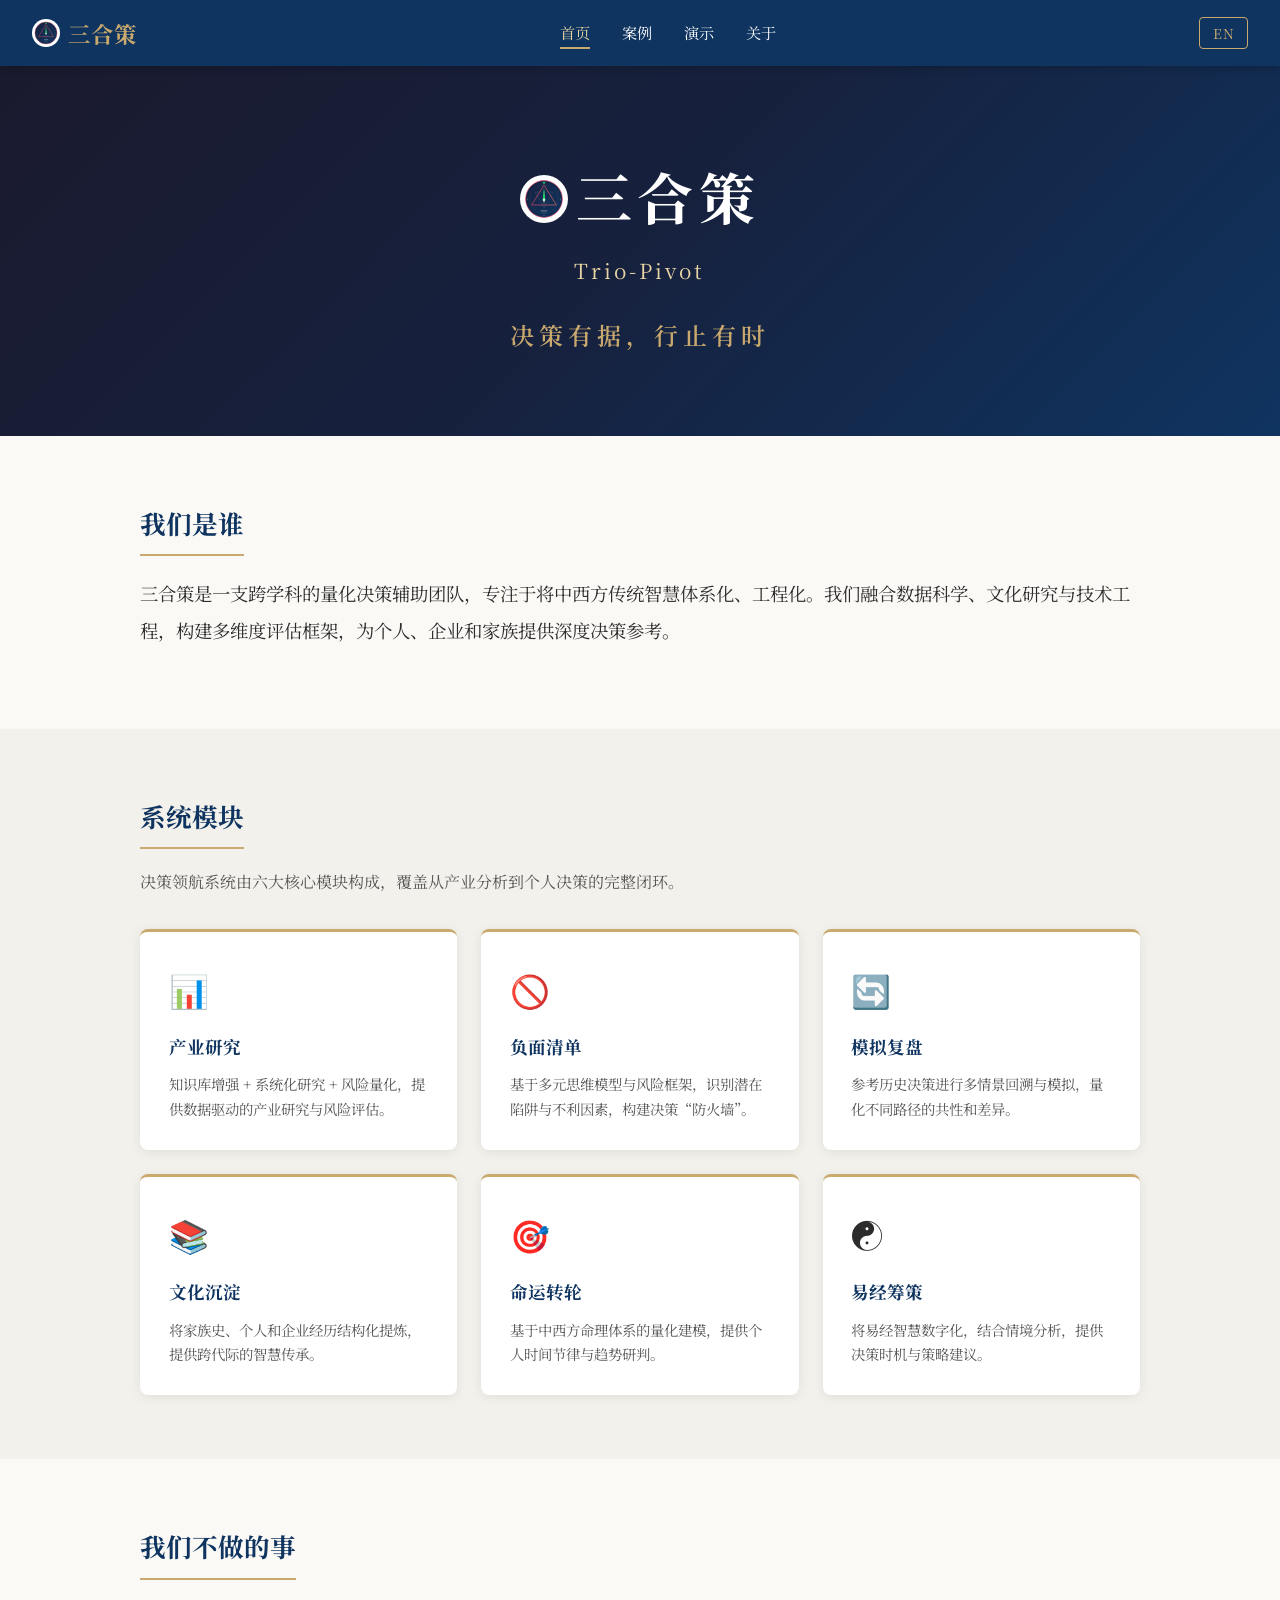
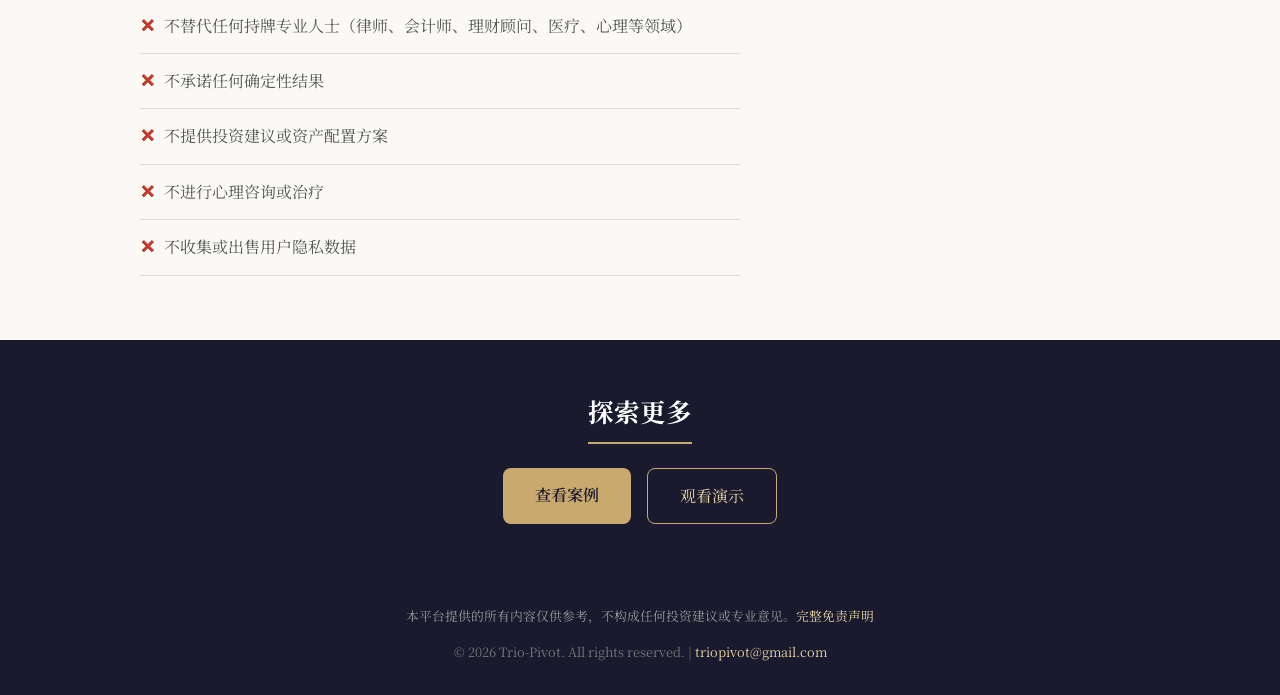
<file: index.html>
<!DOCTYPE html>
<html lang="zh-CN">
<head>
  <meta charset="UTF-8">
  <meta name="viewport" content="width=device-width, initial-scale=1.0">
  <title>三合策 Trio-Pivot — 决策有据，行止有时</title>
  <link rel="stylesheet" href="style.css">
  <link href="https://fonts.googleapis.com/css2?family=Noto+Serif+SC:wght@400;600;700&display=swap" rel="stylesheet">
</head>
<body>
  <!-- Navigation -->
  <nav class="navbar">
    <div class="nav-brand"><img src="brand-icon.svg" alt="Trio-Pivot" class="nav-brand-icon">三合策</div>
    <ul class="nav-links">
      <li><a href="index.html" class="active" data-i18n="nav.home">首页</a></li>
      <li><a href="cases.html" data-i18n="nav.cases">案例</a></li>
      <li><a href="demo.html" data-i18n="nav.demo">演示</a></li>
      <li><a href="about.html" data-i18n="nav.about">关于</a></li>
    </ul>
    <button id="lang-toggle" class="lang-toggle" onclick="toggleLang()">EN</button>
  </nav>

  <!-- Hero Section -->
  <header class="hero">
    <div class="hero-content">
      <div class="hero-title-row">
        <img src="brand-icon.svg" alt="" class="hero-brand-icon">
        <h1 class="hero-title" data-i18n="hero.title">三合策</h1>
      </div>
      <p class="hero-subtitle" data-i18n="hero.subtitle">Trio-Pivot</p>
      <p class="hero-tagline" data-i18n="hero.tagline">决策有据，行止有时</p>
    </div>
  </header>

  <!-- Who We Are -->
  <section class="section" id="who-we-are">
    <div class="container">
      <h2 data-i18n="home.who.title">我们是谁</h2>
      <p class="lead" data-i18n="home.who.lead">三合策是一支跨学科的量化决策辅助团队，专注于将中西方传统智慧体系化、工程化。我们融合数据科学、文化研究与技术工程，构建多维度评估框架，为个人、企业和家族提供深度决策参考。</p>
    </div>
  </section>

  <!-- System Modules -->
  <section class="section section-alt" id="modules">
    <div class="container">
      <h2 data-i18n="home.modules.title">系统模块</h2>
      <p class="section-intro" data-i18n="home.modules.intro">决策领航系统由六大核心模块构成，覆盖从产业分析到个人决策的完整闭环。</p>
      <div class="module-grid">
        <div class="module-card">
          <div class="module-icon">📊</div>
          <h3 data-i18n="home.mod1.title">产业研究</h3>
          <p data-i18n="home.mod1.desc">知识库增强 + 系统化研究 + 风险量化，提供数据驱动的产业研究与风险评估。</p>
        </div>
        <div class="module-card">
          <div class="module-icon">🚫</div>
          <h3 data-i18n="home.mod2.title">负面清单</h3>
          <p data-i18n="home.mod2.desc">基于多元思维模型与风险框架，识别潜在陷阱与不利因素，构建决策"防火墙"。</p>
        </div>
        <div class="module-card">
          <div class="module-icon">🔄</div>
          <h3 data-i18n="home.mod3.title">模拟复盘</h3>
          <p data-i18n="home.mod3.desc">参考历史决策进行多情景回溯与模拟，量化不同路径的共性和差异。</p>
        </div>
        <div class="module-card">
          <div class="module-icon">📚</div>
          <h3 data-i18n="home.mod4.title">文化沉淀</h3>
          <p data-i18n="home.mod4.desc">将家族史、个人和企业经历结构化提炼，提供跨代际的智慧传承。</p>
        </div>
        <div class="module-card">
          <div class="module-icon">🎯</div>
          <h3 data-i18n="home.mod5.title">命运转轮</h3>
          <p data-i18n="home.mod5.desc">基于中西方命理体系的量化建模，提供个人时间节律与趋势研判。</p>
        </div>
        <div class="module-card">
          <div class="module-icon">☯</div>
          <h3 data-i18n="home.mod6.title">易经筹策</h3>
          <p data-i18n="home.mod6.desc">将易经智慧数字化，结合情境分析，提供决策时机与策略建议。</p>
        </div>
      </div>
    </div>
  </section>

  <!-- What We Don't Do -->
  <section class="section" id="boundaries">
    <div class="container">
      <h2 data-i18n="home.boundary.title">我们不做的事</h2>
      <ul class="boundary-list">
        <li data-i18n="home.boundary.1">不替代任何持牌专业人士（律师、会计师、理财顾问、医疗、心理等领域）</li>
        <li data-i18n="home.boundary.2">不承诺任何确定性结果</li>
        <li data-i18n="home.boundary.3">不提供投资建议或资产配置方案</li>
        <li data-i18n="home.boundary.4">不进行心理咨询或治疗</li>
        <li data-i18n="home.boundary.5">不收集或出售用户隐私数据</li>
      </ul>
    </div>
  </section>

  <!-- CTA -->
  <section class="section section-cta">
    <div class="container">
      <h2 data-i18n="home.cta.title">探索更多</h2>
      <div class="cta-buttons">
        <a href="cases.html" class="btn btn-primary" data-i18n="home.cta.cases">查看案例</a>
        <a href="demo.html" class="btn btn-secondary" data-i18n="home.cta.demo">观看演示</a>
      </div>
    </div>
  </section>

  <!-- Footer -->
  <footer class="footer">
    <div class="container">
      <p class="footer-disclaimer" data-i18n="footer.disclaimer">本平台提供的所有内容仅供参考，不构成任何投资建议或专业意见。<a href="disclaimer.html">完整免责声明</a></p>
      <p class="footer-copy" data-i18n="footer.copy">&copy; 2026 Trio-Pivot. All rights reserved. | <a href="mailto:triopivot@gmail.com">triopivot@gmail.com</a></p>
    </div>
  </footer>
  <script src="i18n.js"></script>
</body>
</html>
</file>
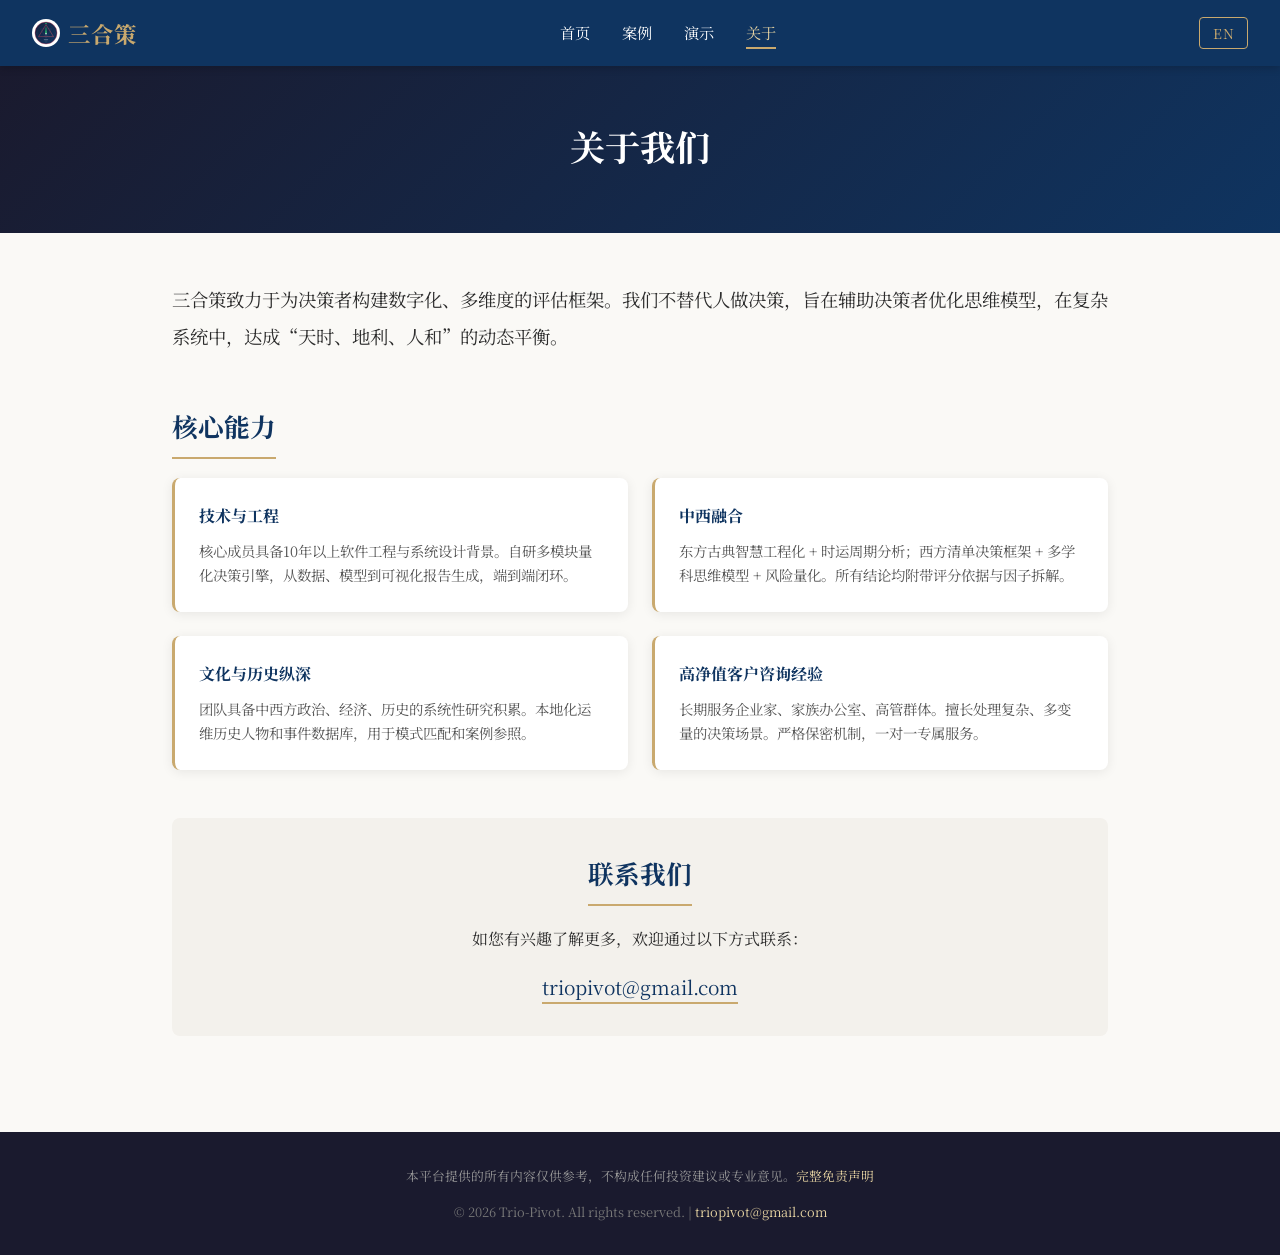
<file: about.html>
<!DOCTYPE html>
<html lang="zh-CN">
<head>
  <meta charset="UTF-8">
  <meta name="viewport" content="width=device-width, initial-scale=1.0">
  <title>关于我们 — 三合策 Trio-Pivot</title>
  <link rel="stylesheet" href="style.css">
  <link href="https://fonts.googleapis.com/css2?family=Noto+Serif+SC:wght@400;600;700&display=swap" rel="stylesheet">
</head>
<body>
  <!-- Navigation -->
  <nav class="navbar">
    <div class="nav-brand"><img src="brand-icon.svg" alt="Trio-Pivot" class="nav-brand-icon">三合策</div>
    <ul class="nav-links">
      <li><a href="index.html" data-i18n="nav.home">首页</a></li>
      <li><a href="cases.html" data-i18n="nav.cases">案例</a></li>
      <li><a href="demo.html" data-i18n="nav.demo">演示</a></li>
      <li><a href="about.html" class="active" data-i18n="nav.about">关于</a></li>
    </ul>
    <button id="lang-toggle" class="lang-toggle" onclick="toggleLang()">EN</button>
  </nav>

  <!-- Page Header -->
  <header class="page-header">
    <h1 data-i18n="about.title">关于我们</h1>
  </header>

  <main class="container about-container">

    <!-- Mission (preserved original paragraph) -->
    <section class="about-section">
      <p class="lead" data-i18n="about.mission">三合策致力于为决策者构建数字化、多维度的评估框架。我们不替代人做决策，旨在辅助决策者优化思维模型，在复杂系统中，达成"天时、地利、人和"的动态平衡。</p>
    </section>

    <!-- Core Capabilities -->
    <section class="about-section">
      <h2 data-i18n="about.capabilities.title">核心能力</h2>
      <div class="capability-grid">
        <div class="capability-item">
          <h3 data-i18n="about.cap1.title">技术与工程</h3>
          <p data-i18n="about.cap1.desc">核心成员具备10年以上软件工程与系统设计背景。自研多模块量化决策引擎，从数据、模型到可视化报告生成，端到端闭环。</p>
        </div>
        <div class="capability-item">
          <h3 data-i18n="about.cap2.title">中西融合</h3>
          <p data-i18n="about.cap2.desc">东方古典智慧工程化 + 时运周期分析；西方清单决策框架 + 多学科思维模型 + 风险量化。所有结论均附带评分依据与因子拆解。</p>
        </div>
        <div class="capability-item">
          <h3 data-i18n="about.cap3.title">文化与历史纵深</h3>
          <p data-i18n="about.cap3.desc">团队具备中西方政治、经济、历史的系统性研究积累。本地化运维历史人物和事件数据库，用于模式匹配和案例参照。</p>
        </div>
        <div class="capability-item">
          <h3 data-i18n="about.cap4.title">高净值客户咨询经验</h3>
          <p data-i18n="about.cap4.desc">长期服务企业家、家族办公室、高管群体。擅长处理复杂、多变量的决策场景。严格保密机制，一对一专属服务。</p>
        </div>
      </div>
    </section>

    <!-- Contact -->
    <section class="about-section about-contact">
      <h2 data-i18n="about.contact.title">联系我们</h2>
      <p data-i18n="about.contact.desc">如您有兴趣了解更多，欢迎通过以下方式联系：</p>
      <p class="contact-email"><a href="mailto:triopivot@gmail.com">triopivot@gmail.com</a></p>
    </section>

  </main>

  <!-- Footer -->
  <footer class="footer">
    <div class="container">
      <p class="footer-disclaimer" data-i18n="footer.disclaimer">本平台提供的所有内容仅供参考，不构成任何投资建议或专业意见。<a href="disclaimer.html">完整免责声明</a></p>
      <p class="footer-copy" data-i18n="footer.copy">&copy; 2026 Trio-Pivot. All rights reserved. | <a href="mailto:triopivot@gmail.com">triopivot@gmail.com</a></p>
    </div>
  </footer>
  <script src="i18n.js"></script>
</body>
</html>
</file>
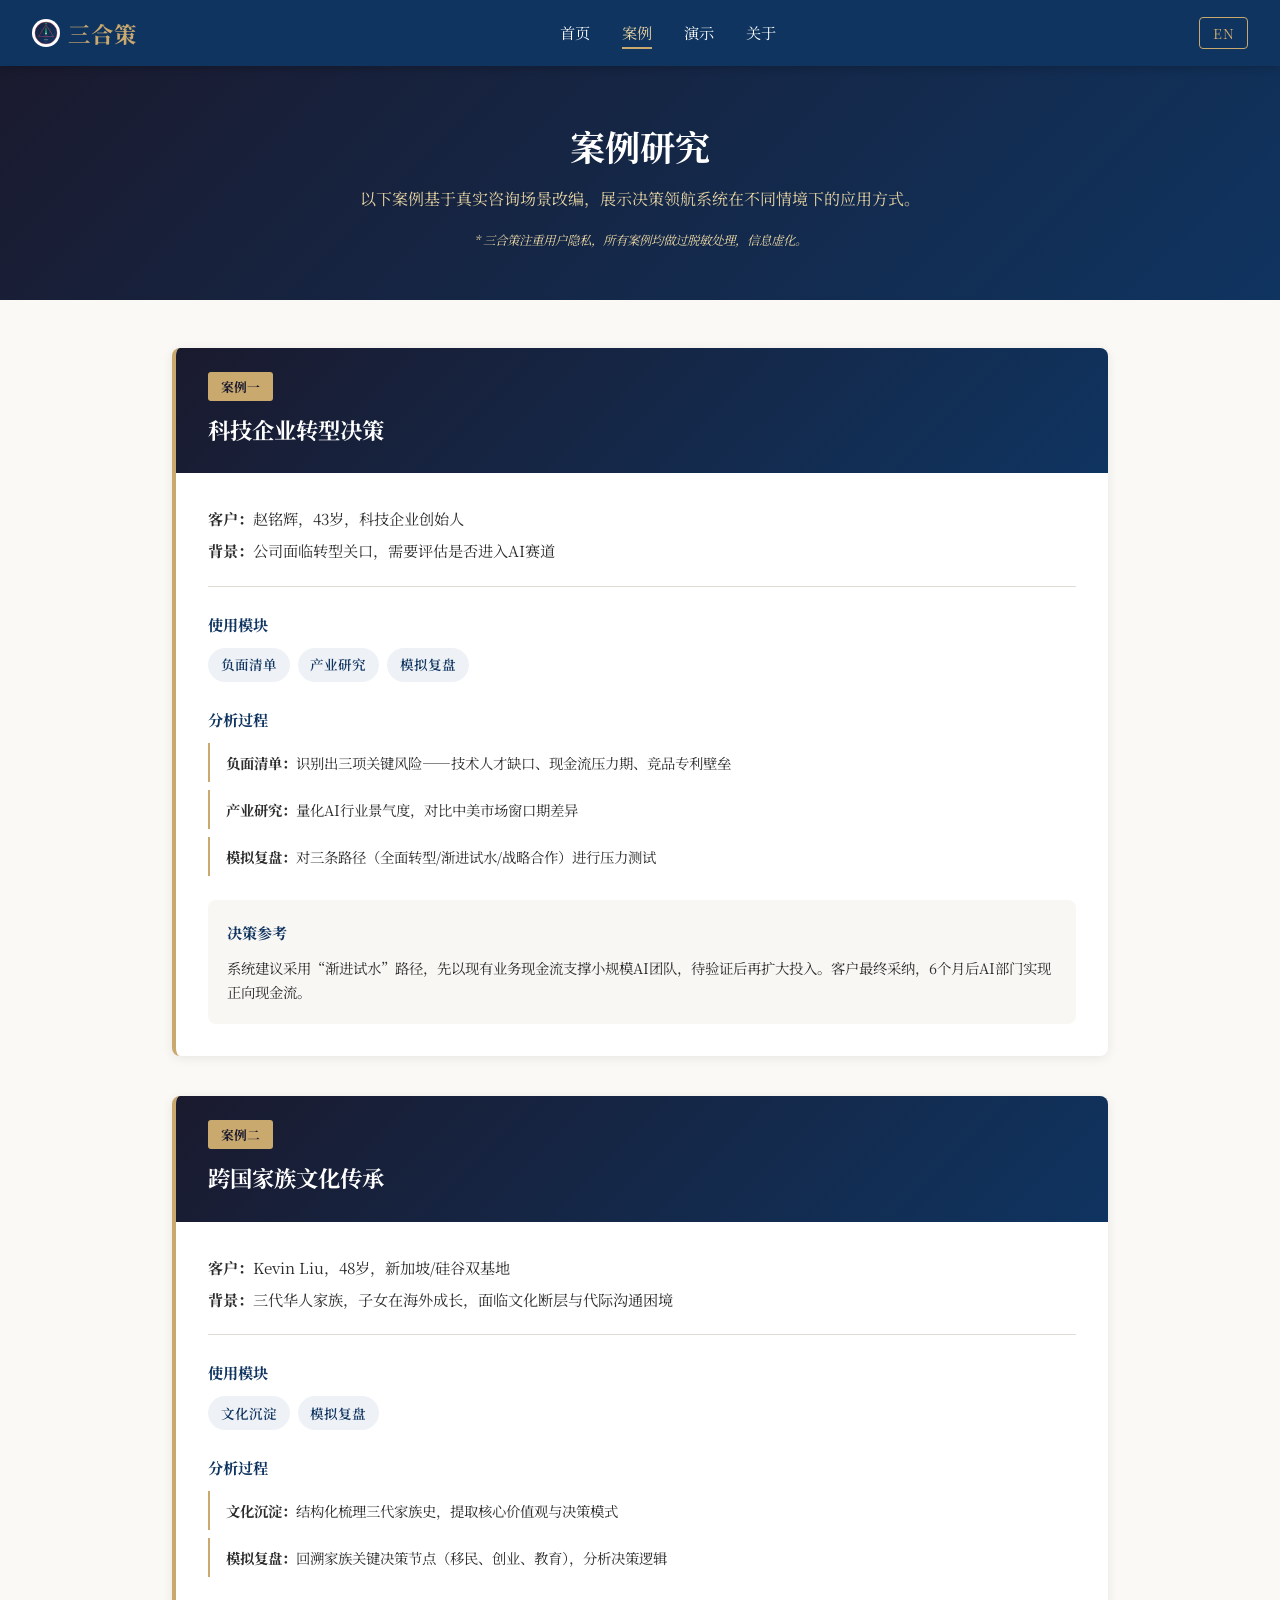
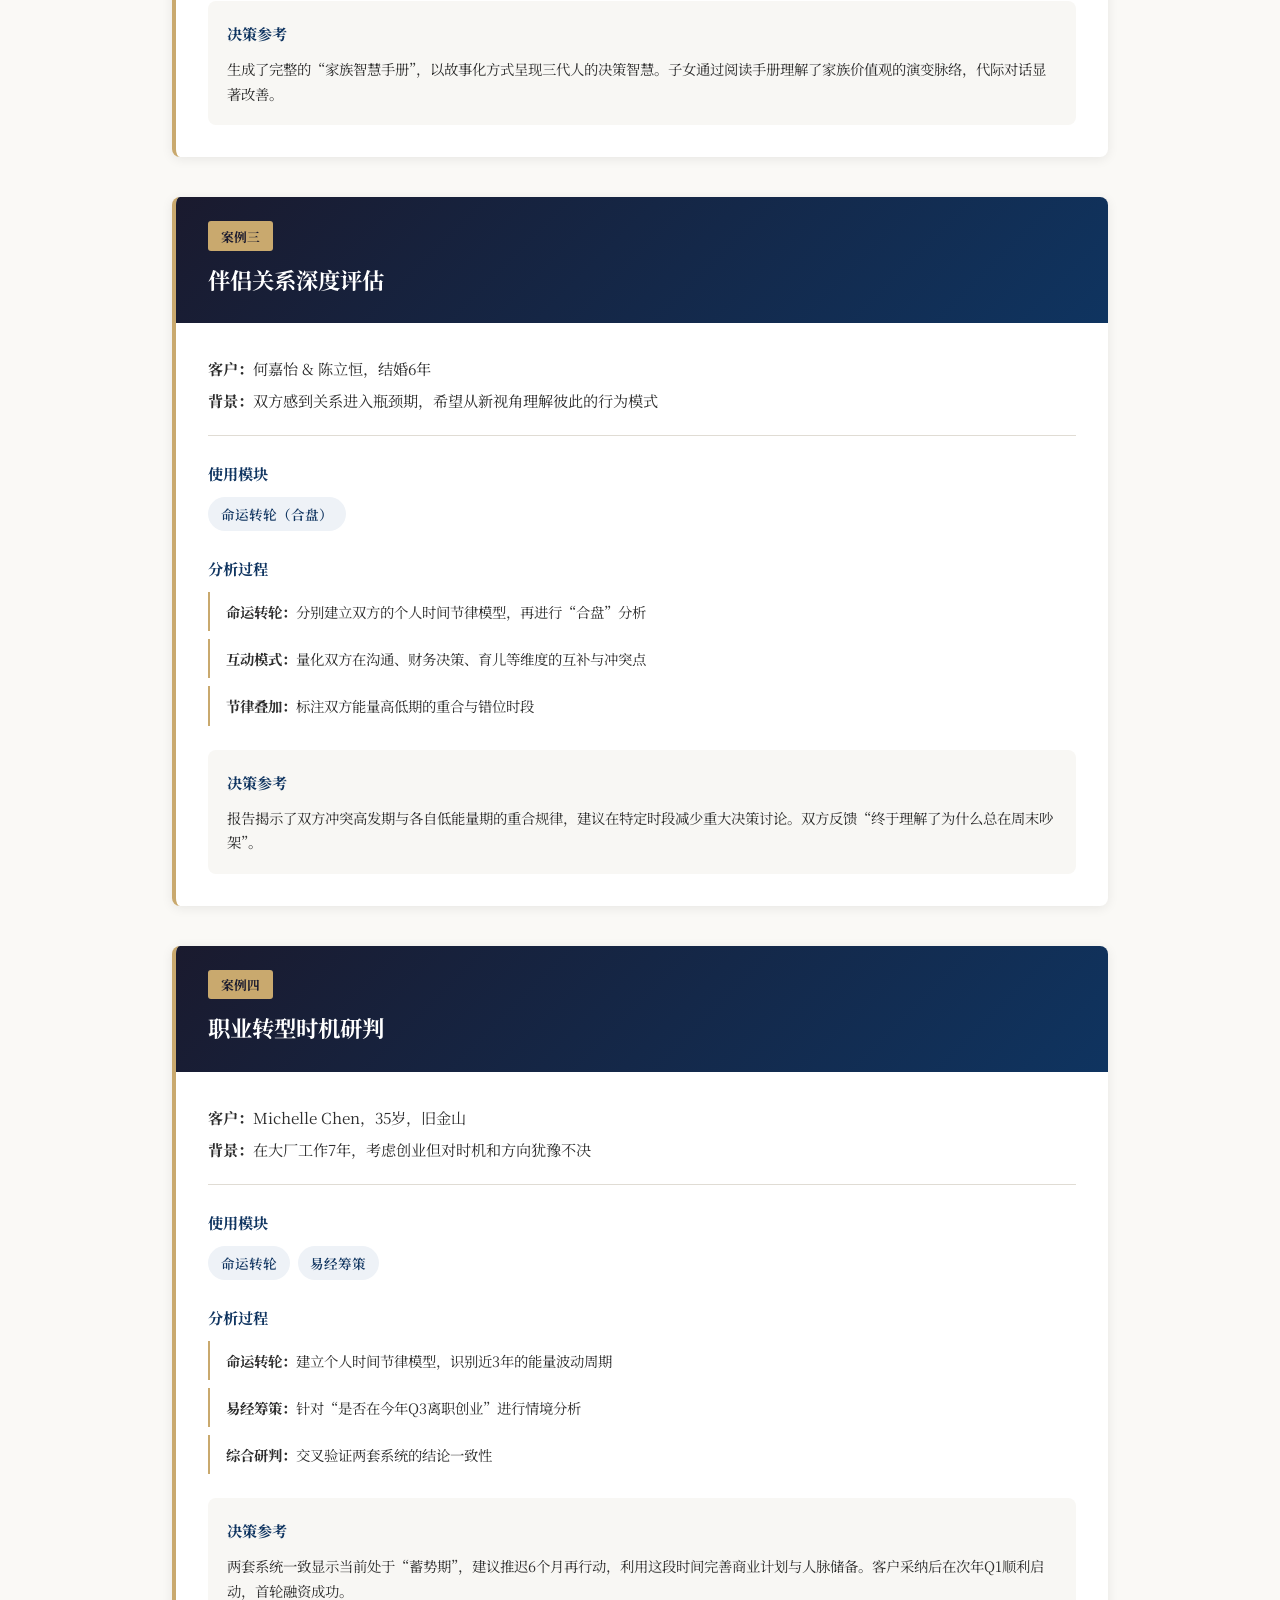
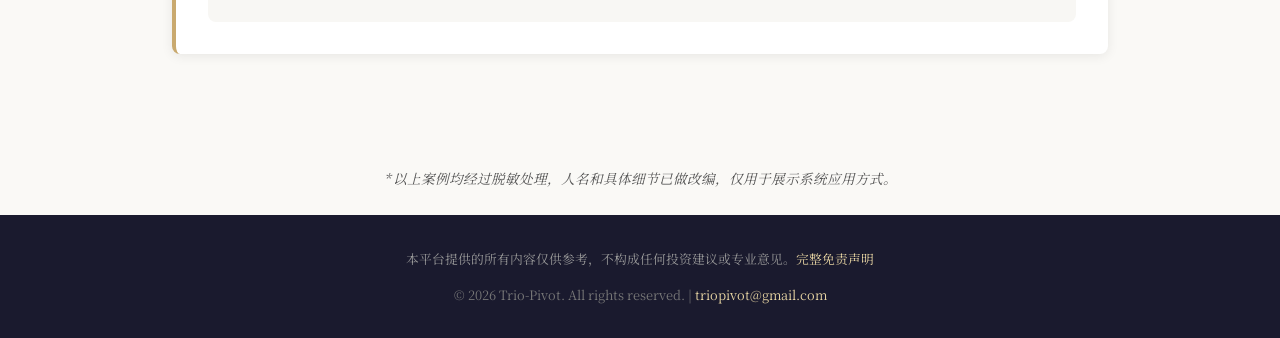
<file: cases.html>
<!DOCTYPE html>
<html lang="zh-CN">
<head>
  <meta charset="UTF-8">
  <meta name="viewport" content="width=device-width, initial-scale=1.0">
  <title>案例研究 — 三合策 Trio-Pivot</title>
  <link rel="stylesheet" href="style.css">
  <link href="https://fonts.googleapis.com/css2?family=Noto+Serif+SC:wght@400;600;700&display=swap" rel="stylesheet">
</head>
<body>
  <!-- Navigation -->
  <nav class="navbar">
    <div class="nav-brand"><img src="brand-icon.svg" alt="Trio-Pivot" class="nav-brand-icon">三合策</div>
    <ul class="nav-links">
      <li><a href="index.html" data-i18n="nav.home">首页</a></li>
      <li><a href="cases.html" class="active" data-i18n="nav.cases">案例</a></li>
      <li><a href="demo.html" data-i18n="nav.demo">演示</a></li>
      <li><a href="about.html" data-i18n="nav.about">关于</a></li>
    </ul>
    <button id="lang-toggle" class="lang-toggle" onclick="toggleLang()">EN</button>
  </nav>

  <!-- Page Header -->
  <header class="page-header">
    <h1 data-i18n="cases.title">案例研究</h1>
    <p data-i18n="cases.intro">以下案例基于真实咨询场景改编，展示决策领航系统在不同情境下的应用方式。</p>
    <p data-i18n="cases.privacy" style="font-style:italic;font-size:0.78em;margin-top:1.2em;">* 三合策注重用户隐私，所有案例均做过脱敏处理，信息虚化。</p>
  </header>

  <main class="container cases-container">

    <!-- Case 1 -->
    <article class="case-card">
      <div class="case-header">
        <span class="case-number" data-i18n="case1.label">案例一</span>
        <h2 data-i18n="case1.title">科技企业转型决策</h2>
      </div>
      <div class="case-body">
        <div class="case-profile">
          <p><strong data-i18n="case1.client">客户：</strong><span data-i18n="case1.client.val">赵铭辉，43岁，科技企业创始人</span></p>
          <p><strong data-i18n="case1.bg">背景：</strong><span data-i18n="case1.bg.val">公司面临转型关口，需要评估是否进入AI赛道</span></p>
        </div>
        <div class="case-modules">
          <h4 data-i18n="case1.modules">使用模块</h4>
          <div class="module-tags">
            <span class="tag" data-i18n="case1.tag1">负面清单</span>
            <span class="tag" data-i18n="case1.tag2">产业研究</span>
            <span class="tag" data-i18n="case1.tag3">模拟复盘</span>
          </div>
        </div>
        <div class="case-process">
          <h4 data-i18n="case1.process">分析过程</h4>
          <ul>
            <li data-i18n="case1.p1"><strong>负面清单：</strong>识别出三项关键风险——技术人才缺口、现金流压力期、竞品专利壁垒</li>
            <li data-i18n="case1.p2"><strong>产业研究：</strong>量化AI行业景气度，对比中美市场窗口期差异</li>
            <li data-i18n="case1.p3"><strong>模拟复盘：</strong>对三条路径（全面转型/渐进试水/战略合作）进行压力测试</li>
          </ul>
        </div>
        <div class="case-outcome">
          <h4 data-i18n="case1.outcome.title">决策参考</h4>
          <p data-i18n="case1.outcome">系统建议采用"渐进试水"路径，先以现有业务现金流支撑小规模AI团队，待验证后再扩大投入。客户最终采纳，6个月后AI部门实现正向现金流。</p>
        </div>
      </div>
    </article>

    <!-- Case 2 -->
    <article class="case-card">
      <div class="case-header">
        <span class="case-number" data-i18n="case2.label">案例二</span>
        <h2 data-i18n="case2.title">跨国家族文化传承</h2>
      </div>
      <div class="case-body">
        <div class="case-profile">
          <p><strong data-i18n="case2.client">客户：</strong><span data-i18n="case2.client.val">Kevin Liu，48岁，新加坡/硅谷双基地</span></p>
          <p><strong data-i18n="case2.bg">背景：</strong><span data-i18n="case2.bg.val">三代华人家族，子女在海外成长，面临文化断层与代际沟通困境</span></p>
        </div>
        <div class="case-modules">
          <h4 data-i18n="case2.modules">使用模块</h4>
          <div class="module-tags">
            <span class="tag" data-i18n="case2.tag1">文化沉淀</span>
            <span class="tag" data-i18n="case2.tag2">模拟复盘</span>
          </div>
        </div>
        <div class="case-process">
          <h4 data-i18n="case2.process">分析过程</h4>
          <ul>
            <li data-i18n="case2.p1"><strong>文化沉淀：</strong>结构化梳理三代家族史，提取核心价值观与决策模式</li>
            <li data-i18n="case2.p2"><strong>模拟复盘：</strong>回溯家族关键决策节点（移民、创业、教育），分析决策逻辑</li>
          </ul>
        </div>
        <div class="case-outcome">
          <h4 data-i18n="case2.outcome.title">决策参考</h4>
          <p data-i18n="case2.outcome">生成了完整的"家族智慧手册"，以故事化方式呈现三代人的决策智慧。子女通过阅读手册理解了家族价值观的演变脉络，代际对话显著改善。</p>
        </div>
      </div>
    </article>

    <!-- Case 3 -->
    <article class="case-card">
      <div class="case-header">
        <span class="case-number" data-i18n="case3.label">案例三</span>
        <h2 data-i18n="case3.title">伴侣关系深度评估</h2>
      </div>
      <div class="case-body">
        <div class="case-profile">
          <p><strong data-i18n="case3.client">客户：</strong><span data-i18n="case3.client.val">何嘉怡 & 陈立恒，结婚6年</span></p>
          <p><strong data-i18n="case3.bg">背景：</strong><span data-i18n="case3.bg.val">双方感到关系进入瓶颈期，希望从新视角理解彼此的行为模式</span></p>
        </div>
        <div class="case-modules">
          <h4 data-i18n="case3.modules">使用模块</h4>
          <div class="module-tags">
            <span class="tag" data-i18n="case3.tag1">命运转轮（合盘）</span>
          </div>
        </div>
        <div class="case-process">
          <h4 data-i18n="case3.process">分析过程</h4>
          <ul>
            <li data-i18n="case3.p1"><strong>命运转轮：</strong>分别建立双方的个人时间节律模型，再进行"合盘"分析</li>
            <li data-i18n="case3.p2"><strong>互动模式：</strong>量化双方在沟通、财务决策、育儿等维度的互补与冲突点</li>
            <li data-i18n="case3.p3"><strong>节律叠加：</strong>标注双方能量高低期的重合与错位时段</li>
          </ul>
        </div>
        <div class="case-outcome">
          <h4 data-i18n="case3.outcome.title">决策参考</h4>
          <p data-i18n="case3.outcome">报告揭示了双方冲突高发期与各自低能量期的重合规律，建议在特定时段减少重大决策讨论。双方反馈"终于理解了为什么总在周末吵架"。</p>
        </div>
      </div>
    </article>

    <!-- Case 4 -->
    <article class="case-card">
      <div class="case-header">
        <span class="case-number" data-i18n="case4.label">案例四</span>
        <h2 data-i18n="case4.title">职业转型时机研判</h2>
      </div>
      <div class="case-body">
        <div class="case-profile">
          <p><strong data-i18n="case4.client">客户：</strong><span data-i18n="case4.client.val">Michelle Chen，35岁，旧金山</span></p>
          <p><strong data-i18n="case4.bg">背景：</strong><span data-i18n="case4.bg.val">在大厂工作7年，考虑创业但对时机和方向犹豫不决</span></p>
        </div>
        <div class="case-modules">
          <h4 data-i18n="case4.modules">使用模块</h4>
          <div class="module-tags">
            <span class="tag" data-i18n="case4.tag1">命运转轮</span>
            <span class="tag" data-i18n="case4.tag2">易经筹策</span>
          </div>
        </div>
        <div class="case-process">
          <h4 data-i18n="case4.process">分析过程</h4>
          <ul>
            <li data-i18n="case4.p1"><strong>命运转轮：</strong>建立个人时间节律模型，识别近3年的能量波动周期</li>
            <li data-i18n="case4.p2"><strong>易经筹策：</strong>针对"是否在今年Q3离职创业"进行情境分析</li>
            <li data-i18n="case4.p3"><strong>综合研判：</strong>交叉验证两套系统的结论一致性</li>
          </ul>
        </div>
        <div class="case-outcome">
          <h4 data-i18n="case4.outcome.title">决策参考</h4>
          <p data-i18n="case4.outcome">两套系统一致显示当前处于"蓄势期"，建议推迟6个月再行动，利用这段时间完善商业计划与人脉储备。客户采纳后在次年Q1顺利启动，首轮融资成功。</p>
        </div>
      </div>
    </article>

  </main>

  <!-- Note -->
  <section class="section cases-note">
    <div class="container">
      <p class="note-text" data-i18n="cases.note">* 以上案例均经过脱敏处理，人名和具体细节已做改编，仅用于展示系统应用方式。</p>
    </div>
  </section>

  <!-- Footer -->
  <footer class="footer">
    <div class="container">
      <p class="footer-disclaimer" data-i18n="footer.disclaimer">本平台提供的所有内容仅供参考，不构成任何投资建议或专业意见。<a href="disclaimer.html">完整免责声明</a></p>
      <p class="footer-copy" data-i18n="footer.copy">&copy; 2026 Trio-Pivot. All rights reserved. | <a href="mailto:triopivot@gmail.com">triopivot@gmail.com</a></p>
    </div>
  </footer>
  <script src="i18n.js"></script>
</body>
</html>
</file>
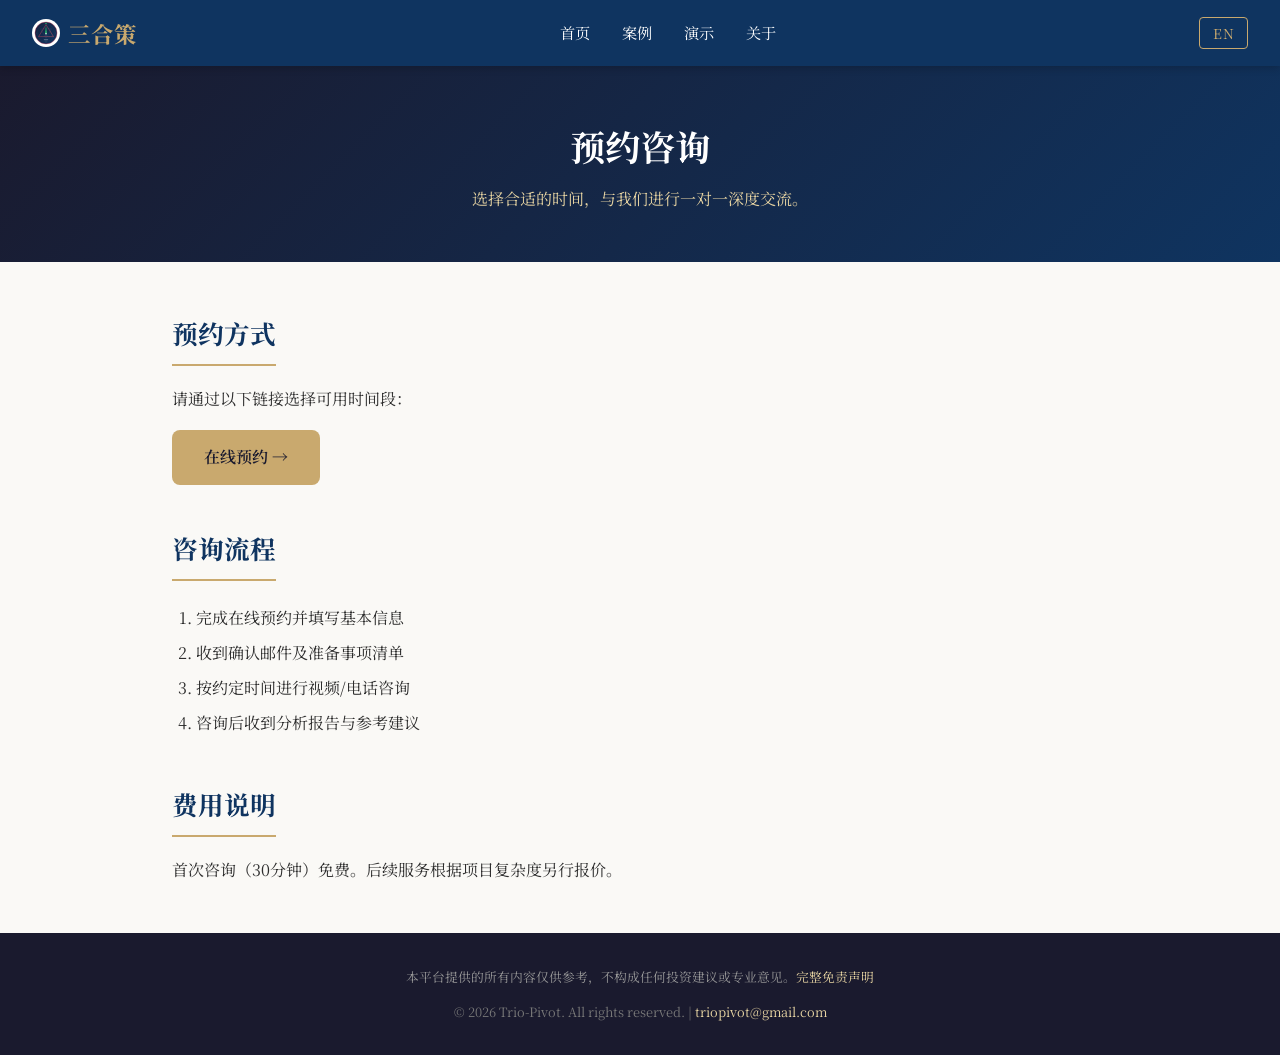
<file: consult.html>
<!DOCTYPE html>
<html lang="zh-CN">
<head>
  <meta charset="UTF-8">
  <meta name="viewport" content="width=device-width, initial-scale=1.0">
  <title>预约咨询 — 三合策 Trio-Pivot</title>
  <link rel="stylesheet" href="style.css">
  <link href="https://fonts.googleapis.com/css2?family=Noto+Serif+SC:wght@400;600;700&display=swap" rel="stylesheet">
</head>
<body>
  <!-- Navigation (consult link hidden from other pages, but accessible directly) -->
  <nav class="navbar">
    <div class="nav-brand"><img src="brand-icon.svg" alt="Trio-Pivot" class="nav-brand-icon">三合策</div>
    <ul class="nav-links">
      <li><a href="index.html" data-i18n="nav.home">首页</a></li>
      <li><a href="cases.html" data-i18n="nav.cases">案例</a></li>
      <li><a href="demo.html" data-i18n="nav.demo">演示</a></li>
      <li><a href="about.html" data-i18n="nav.about">关于</a></li>
    </ul>
    <button id="lang-toggle" class="lang-toggle" onclick="toggleLang()">EN</button>
  </nav>

  <header class="page-header">
    <h1>预约咨询</h1>
    <p>选择合适的时间，与我们进行一对一深度交流。</p>
  </header>

  <main class="container" style="padding: 3rem 2rem;">

    <section style="margin-bottom: 2.5rem;">
      <h2>预约方式</h2>
      <p>请通过以下链接选择可用时间段：</p>
      <p style="margin-top: 1rem;"><a href="https://cal.com" class="btn btn-primary" target="_blank">在线预约 →</a></p>
    </section>

    <section style="margin-bottom: 2.5rem;">
      <h2>咨询流程</h2>
      <ol style="padding-left: 1.5rem; line-height: 2.2;">
        <li>完成在线预约并填写基本信息</li>
        <li>收到确认邮件及准备事项清单</li>
        <li>按约定时间进行视频/电话咨询</li>
        <li>咨询后收到分析报告与参考建议</li>
      </ol>
    </section>

    <section>
      <h2>费用说明</h2>
      <p>首次咨询（30分钟）免费。后续服务根据项目复杂度另行报价。</p>
    </section>

  </main>

  <!-- Footer -->
  <footer class="footer">
    <div class="container">
      <p class="footer-disclaimer">本平台提供的所有内容仅供参考，不构成任何投资建议或专业意见。<a href="disclaimer.html">完整免责声明</a></p>
      <p class="footer-copy">&copy; 2026 Trio-Pivot. All rights reserved. | <a href="mailto:triopivot@gmail.com">triopivot@gmail.com</a></p>
    </div>
  </footer>
  <script src="i18n.js"></script>
</body>
</html>
</file>
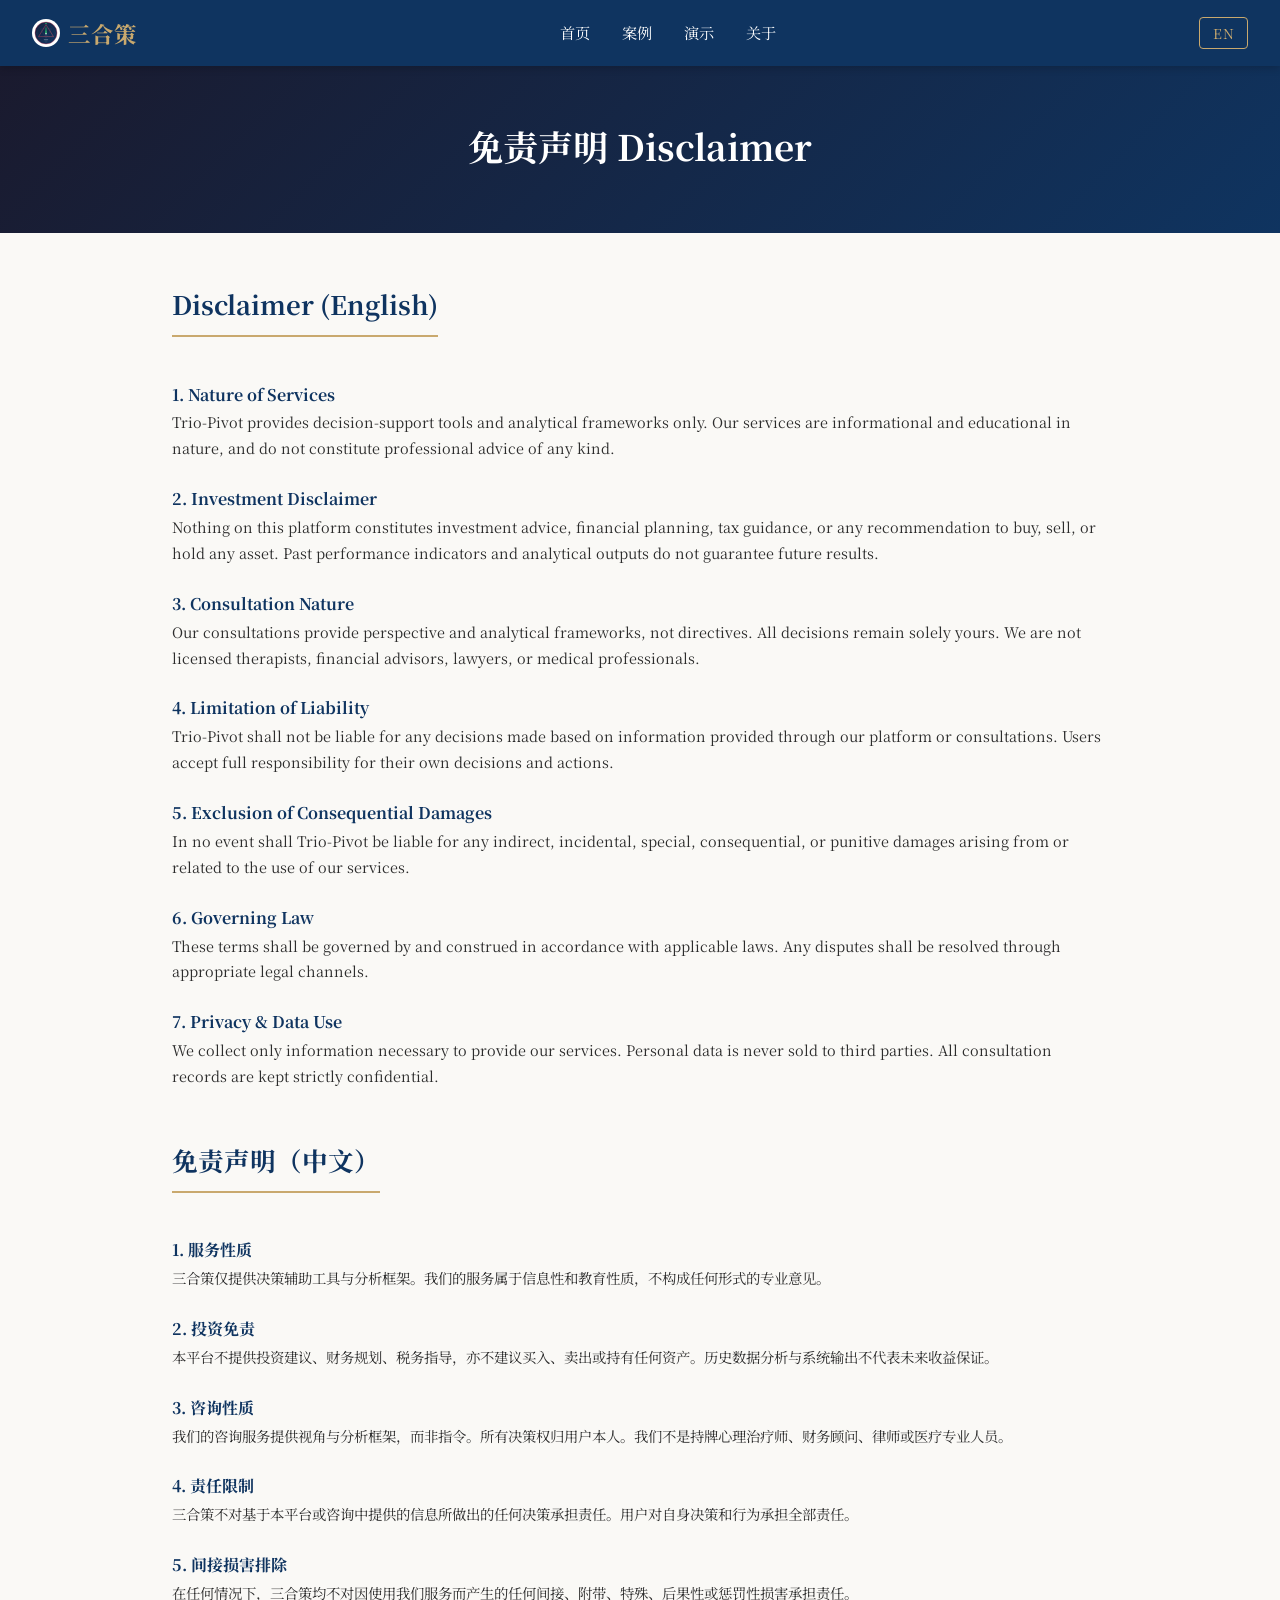
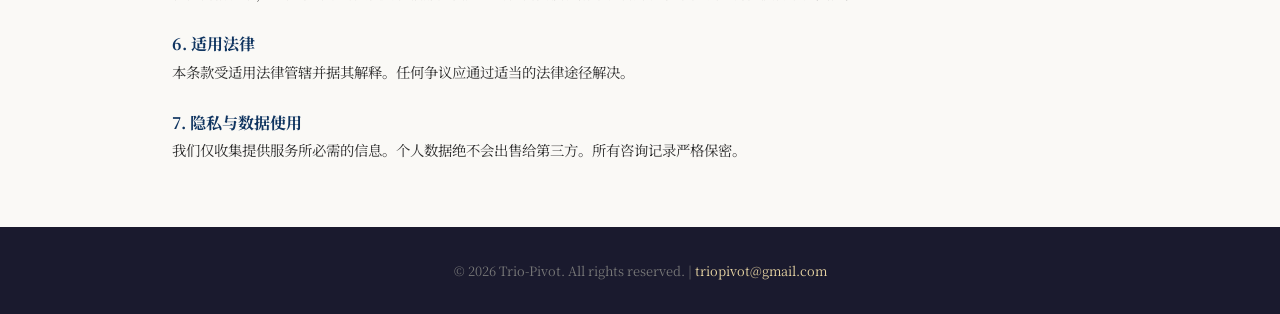
<file: disclaimer.html>
<!DOCTYPE html>
<html lang="zh-CN">
<head>
  <meta charset="UTF-8">
  <meta name="viewport" content="width=device-width, initial-scale=1.0">
  <title>免责声明 — 三合策 Trio-Pivot</title>
  <link rel="stylesheet" href="style.css">
  <link href="https://fonts.googleapis.com/css2?family=Noto+Serif+SC:wght@400;600;700&display=swap" rel="stylesheet">
</head>
<body>
  <!-- Navigation -->
  <nav class="navbar">
    <div class="nav-brand"><img src="brand-icon.svg" alt="Trio-Pivot" class="nav-brand-icon">三合策</div>
    <ul class="nav-links">
      <li><a href="index.html" data-i18n="nav.home">首页</a></li>
      <li><a href="cases.html" data-i18n="nav.cases">案例</a></li>
      <li><a href="demo.html" data-i18n="nav.demo">演示</a></li>
      <li><a href="about.html" data-i18n="nav.about">关于</a></li>
    </ul>
    <button id="lang-toggle" class="lang-toggle" onclick="toggleLang()">EN</button>
  </nav>

  <header class="page-header">
    <h1>免责声明 Disclaimer</h1>
  </header>

  <main class="container" style="padding: 3rem 2rem;">

    <!-- English -->
    <section style="margin-bottom: 3rem;">
      <h2>Disclaimer (English)</h2>

      <h3 style="margin-top: 1.5rem; font-size: 1rem; color: var(--color-navy);">1. Nature of Services</h3>
      <p style="font-size: 0.9rem; margin-bottom: 1rem;">Trio-Pivot provides decision-support tools and analytical frameworks only. Our services are informational and educational in nature, and do not constitute professional advice of any kind.</p>

      <h3 style="margin-top: 1.5rem; font-size: 1rem; color: var(--color-navy);">2. Investment Disclaimer</h3>
      <p style="font-size: 0.9rem; margin-bottom: 1rem;">Nothing on this platform constitutes investment advice, financial planning, tax guidance, or any recommendation to buy, sell, or hold any asset. Past performance indicators and analytical outputs do not guarantee future results.</p>

      <h3 style="margin-top: 1.5rem; font-size: 1rem; color: var(--color-navy);">3. Consultation Nature</h3>
      <p style="font-size: 0.9rem; margin-bottom: 1rem;">Our consultations provide perspective and analytical frameworks, not directives. All decisions remain solely yours. We are not licensed therapists, financial advisors, lawyers, or medical professionals.</p>

      <h3 style="margin-top: 1.5rem; font-size: 1rem; color: var(--color-navy);">4. Limitation of Liability</h3>
      <p style="font-size: 0.9rem; margin-bottom: 1rem;">Trio-Pivot shall not be liable for any decisions made based on information provided through our platform or consultations. Users accept full responsibility for their own decisions and actions.</p>

      <h3 style="margin-top: 1.5rem; font-size: 1rem; color: var(--color-navy);">5. Exclusion of Consequential Damages</h3>
      <p style="font-size: 0.9rem; margin-bottom: 1rem;">In no event shall Trio-Pivot be liable for any indirect, incidental, special, consequential, or punitive damages arising from or related to the use of our services.</p>

      <h3 style="margin-top: 1.5rem; font-size: 1rem; color: var(--color-navy);">6. Governing Law</h3>
      <p style="font-size: 0.9rem; margin-bottom: 1rem;">These terms shall be governed by and construed in accordance with applicable laws. Any disputes shall be resolved through appropriate legal channels.</p>

      <h3 style="margin-top: 1.5rem; font-size: 1rem; color: var(--color-navy);">7. Privacy & Data Use</h3>
      <p style="font-size: 0.9rem; margin-bottom: 1rem;">We collect only information necessary to provide our services. Personal data is never sold to third parties. All consultation records are kept strictly confidential.</p>
    </section>

    <!-- Chinese -->
    <section>
      <h2>免责声明（中文）</h2>

      <h3 style="margin-top: 1.5rem; font-size: 1rem; color: var(--color-navy);">1. 服务性质</h3>
      <p style="font-size: 0.9rem; margin-bottom: 1rem;">三合策仅提供决策辅助工具与分析框架。我们的服务属于信息性和教育性质，不构成任何形式的专业意见。</p>

      <h3 style="margin-top: 1.5rem; font-size: 1rem; color: var(--color-navy);">2. 投资免责</h3>
      <p style="font-size: 0.9rem; margin-bottom: 1rem;">本平台不提供投资建议、财务规划、税务指导，亦不建议买入、卖出或持有任何资产。历史数据分析与系统输出不代表未来收益保证。</p>

      <h3 style="margin-top: 1.5rem; font-size: 1rem; color: var(--color-navy);">3. 咨询性质</h3>
      <p style="font-size: 0.9rem; margin-bottom: 1rem;">我们的咨询服务提供视角与分析框架，而非指令。所有决策权归用户本人。我们不是持牌心理治疗师、财务顾问、律师或医疗专业人员。</p>

      <h3 style="margin-top: 1.5rem; font-size: 1rem; color: var(--color-navy);">4. 责任限制</h3>
      <p style="font-size: 0.9rem; margin-bottom: 1rem;">三合策不对基于本平台或咨询中提供的信息所做出的任何决策承担责任。用户对自身决策和行为承担全部责任。</p>

      <h3 style="margin-top: 1.5rem; font-size: 1rem; color: var(--color-navy);">5. 间接损害排除</h3>
      <p style="font-size: 0.9rem; margin-bottom: 1rem;">在任何情况下，三合策均不对因使用我们服务而产生的任何间接、附带、特殊、后果性或惩罚性损害承担责任。</p>

      <h3 style="margin-top: 1.5rem; font-size: 1rem; color: var(--color-navy);">6. 适用法律</h3>
      <p style="font-size: 0.9rem; margin-bottom: 1rem;">本条款受适用法律管辖并据其解释。任何争议应通过适当的法律途径解决。</p>

      <h3 style="margin-top: 1.5rem; font-size: 1rem; color: var(--color-navy);">7. 隐私与数据使用</h3>
      <p style="font-size: 0.9rem; margin-bottom: 1rem;">我们仅收集提供服务所必需的信息。个人数据绝不会出售给第三方。所有咨询记录严格保密。</p>
    </section>

  </main>

  <!-- Footer -->
  <footer class="footer">
    <div class="container">
      <p class="footer-copy">&copy; 2026 Trio-Pivot. All rights reserved. | <a href="mailto:triopivot@gmail.com">triopivot@gmail.com</a></p>
    </div>
  </footer>
  <script src="i18n.js"></script>
</body>
</html>
</file>
<file: style.css>
/* ===== Base & Variables ===== */
:root {
  --color-navy: #0f3460;
  --color-navy-dark: #1a1a2e;
  --color-navy-mid: #16213e;
  --color-gold: #c9a96e;
  --color-gold-light: #e8d5a3;
  --color-bg: #faf9f6;
  --color-text: #2c2c2c;
  --color-text-light: #555;
  --color-border: #e0dcd4;
  --font-serif: 'Noto Serif SC', 'Georgia', serif;
  --max-width: 1000px;
  --radius: 8px;
  --shadow: 0 2px 12px rgba(0,0,0,0.08);
}

* {
  margin: 0;
  padding: 0;
  box-sizing: border-box;
}

html {
  scroll-behavior: smooth;
}

body {
  font-family: var(--font-serif);
  background: var(--color-bg);
  color: var(--color-text);
  line-height: 1.8;
  font-size: 16px;
}

/* ===== Navigation ===== */
.navbar {
  position: sticky;
  top: 0;
  z-index: 100;
  display: flex;
  align-items: center;
  justify-content: space-between;
  padding: 0.8rem 2rem;
  background: var(--color-navy);
  box-shadow: 0 2px 8px rgba(0,0,0,0.2);
}

.nav-brand {
  font-size: 1.4rem;
  font-weight: 700;
  color: var(--color-gold);
  letter-spacing: 0.05em;
  display: flex;
  align-items: center;
  gap: 8px;
}

.nav-brand-icon {
  width: 28px;
  height: 28px;
  background: #fff;
  border-radius: 50%;
  padding: 2px;
}

.nav-links {
  list-style: none;
  display: flex;
  gap: 2rem;
}

.nav-links a {
  color: #fff;
  text-decoration: none;
  font-size: 0.95rem;
  padding: 0.3rem 0;
  border-bottom: 2px solid transparent;
  transition: border-color 0.3s, color 0.3s;
}

.nav-links a:hover,
.nav-links a.active {
  color: var(--color-gold-light);
  border-bottom-color: var(--color-gold);
}

/* Language Toggle */
.lang-toggle {
  background: transparent;
  border: 1.5px solid var(--color-gold);
  color: var(--color-gold);
  font-family: var(--font-serif);
  font-size: 0.85rem;
  padding: 0.3rem 0.8rem;
  border-radius: 4px;
  cursor: pointer;
  transition: background 0.3s, color 0.3s;
  letter-spacing: 0.05em;
}

.lang-toggle:hover {
  background: var(--color-gold);
  color: var(--color-navy-dark);
}

/* ===== Hero ===== */
.hero {
  background: linear-gradient(135deg, var(--color-navy-dark) 0%, var(--color-navy-mid) 50%, var(--color-navy) 100%);
  padding: 5rem 2rem;
  text-align: center;
}

.hero-content {
  max-width: var(--max-width);
  margin: 0 auto;
}

.hero-title {
  font-size: 3.5rem;
  color: #fff;
  margin-bottom: 0.3rem;
  letter-spacing: 0.1em;
}

.hero-title-row {
  display: flex;
  align-items: center;
  justify-content: center;
  gap: 0.5rem;
}

.hero-brand-icon {
  width: 3rem;
  height: 3rem;
  background: #fff;
  border-radius: 50%;
  padding: 4px;
}

.hero-subtitle {
  font-size: 1.3rem;
  color: var(--color-gold-light);
  margin-bottom: 1rem;
  font-weight: 400;
  letter-spacing: 0.15em;
}

.hero-tagline {
  font-size: 1.5rem;
  color: var(--color-gold);
  font-weight: 600;
  margin-top: 1.5rem;
  letter-spacing: 0.2em;
}

/* ===== Page Header (non-hero) ===== */
.page-header {
  background: linear-gradient(135deg, var(--color-navy-dark) 0%, var(--color-navy) 100%);
  padding: 3rem 2rem;
  text-align: center;
}

.page-header h1 {
  font-size: 2.2rem;
  color: #fff;
  margin-bottom: 0.5rem;
}

.page-header p {
  color: var(--color-gold-light);
  font-size: 1rem;
  max-width: 600px;
  margin: 0 auto;
}

/* ===== Sections ===== */
.section {
  padding: 4rem 2rem;
}

.section-alt {
  background: #f3f1ec;
}

.section-cta {
  text-align: center;
  background: var(--color-navy-dark);
  padding: 3rem 2rem;
}

.section-cta h2 {
  color: #fff;
  margin-bottom: 1.5rem;
}

.container {
  max-width: var(--max-width);
  margin: 0 auto;
}

h2 {
  font-size: 1.6rem;
  color: var(--color-navy);
  margin-bottom: 1.2rem;
  padding-bottom: 0.5rem;
  border-bottom: 2px solid var(--color-gold);
  display: inline-block;
}

.section-intro {
  color: var(--color-text-light);
  margin-bottom: 2rem;
}

.lead {
  font-size: 1.15rem;
  line-height: 2;
  color: var(--color-text);
  margin-bottom: 1rem;
}

/* ===== Module Grid (Homepage) ===== */
.module-grid {
  display: grid;
  grid-template-columns: repeat(auto-fit, minmax(280px, 1fr));
  gap: 1.5rem;
}

.module-card {
  background: #fff;
  border-radius: var(--radius);
  padding: 1.8rem;
  box-shadow: var(--shadow);
  border-top: 3px solid var(--color-gold);
  transition: transform 0.2s, box-shadow 0.2s;
}

.module-card:hover {
  transform: translateY(-3px);
  box-shadow: 0 6px 20px rgba(0,0,0,0.12);
}

.module-icon {
  font-size: 2rem;
  margin-bottom: 0.8rem;
}

.module-card h3 {
  font-size: 1.1rem;
  color: var(--color-navy);
  margin-bottom: 0.6rem;
}

.module-card p {
  font-size: 0.9rem;
  color: var(--color-text-light);
  line-height: 1.7;
}

/* ===== Boundary List (Homepage) ===== */
.boundary-list {
  list-style: none;
  max-width: 600px;
}

.boundary-list li {
  padding: 0.8rem 0;
  padding-left: 1.5rem;
  position: relative;
  border-bottom: 1px solid var(--color-border);
  color: var(--color-text-light);
}

.boundary-list li::before {
  content: "✕";
  position: absolute;
  left: 0;
  color: #c0392b;
  font-weight: bold;
}

/* ===== Buttons ===== */
.cta-buttons {
  display: flex;
  gap: 1rem;
  justify-content: center;
  flex-wrap: wrap;
}

.btn {
  display: inline-block;
  padding: 0.8rem 2rem;
  border-radius: var(--radius);
  text-decoration: none;
  font-size: 1rem;
  font-family: var(--font-serif);
  transition: background 0.3s, transform 0.2s;
}

.btn-primary {
  background: var(--color-gold);
  color: var(--color-navy-dark);
  font-weight: 600;
}

.btn-primary:hover {
  background: var(--color-gold-light);
  transform: translateY(-2px);
}

.btn-secondary {
  background: transparent;
  color: var(--color-gold-light);
  border: 1.5px solid var(--color-gold);
}

.btn-secondary:hover {
  background: var(--color-gold);
  color: var(--color-navy-dark);
  transform: translateY(-2px);
}

/* ===== Case Studies ===== */
.cases-container {
  padding: 3rem 2rem;
}

.case-card {
  background: #fff;
  border-radius: var(--radius);
  box-shadow: var(--shadow);
  margin-bottom: 2.5rem;
  overflow: hidden;
  border-left: 4px solid var(--color-gold);
}

.case-header {
  background: linear-gradient(135deg, var(--color-navy-dark), var(--color-navy));
  padding: 1.5rem 2rem;
}

.case-number {
  display: inline-block;
  background: var(--color-gold);
  color: var(--color-navy-dark);
  font-size: 0.8rem;
  font-weight: 700;
  padding: 0.2rem 0.8rem;
  border-radius: 3px;
  margin-bottom: 0.5rem;
}

.case-header h2 {
  color: #fff;
  border: none;
  font-size: 1.4rem;
  margin: 0;
  padding: 0;
  display: block;
}

.case-body {
  padding: 2rem;
}

.case-profile {
  margin-bottom: 1.5rem;
  padding-bottom: 1rem;
  border-bottom: 1px solid var(--color-border);
}

.case-profile p {
  margin-bottom: 0.3rem;
  font-size: 0.95rem;
}

.case-modules {
  margin-bottom: 1.5rem;
}

.case-modules h4,
.case-process h4,
.case-outcome h4 {
  font-size: 0.95rem;
  color: var(--color-navy);
  margin-bottom: 0.6rem;
}

.module-tags {
  display: flex;
  gap: 0.5rem;
  flex-wrap: wrap;
}

.tag {
  display: inline-block;
  background: #eef2f7;
  color: var(--color-navy);
  padding: 0.3rem 0.8rem;
  border-radius: 20px;
  font-size: 0.85rem;
  font-weight: 600;
}

.case-process {
  margin-bottom: 1.5rem;
}

.case-process ul {
  list-style: none;
  padding: 0;
}

.case-process li {
  padding: 0.5rem 0;
  padding-left: 1rem;
  border-left: 2px solid var(--color-gold);
  margin-bottom: 0.5rem;
  font-size: 0.9rem;
  line-height: 1.6;
}

.case-outcome {
  background: #f8f7f4;
  padding: 1.2rem;
  border-radius: var(--radius);
}

.case-outcome p {
  font-size: 0.9rem;
  line-height: 1.7;
}

.cases-note {
  padding: 1.5rem 2rem;
  background: transparent;
}

.note-text {
  font-size: 0.85rem;
  color: var(--color-text-light);
  font-style: italic;
  text-align: center;
}

/* ===== Demo Page ===== */
.demo-container {
  padding: 3rem 2rem;
}

.demo-section {
  margin-bottom: 3.5rem;
}

.demo-section h2 {
  display: inline-block;
}

.demo-video-section {
  margin-bottom: 3rem;
}

/* Screenshot Gallery */
.screenshot-gallery {
  display: flex;
  flex-wrap: wrap;
  gap: 1.5rem;
  justify-content: center;
}

.screenshot-item {
  max-width: 800px;
  width: 100%;
  border-radius: var(--radius);
  overflow: hidden;
  box-shadow: var(--shadow);
  background: #fff;
}

.screenshot-item img {
  width: 100%;
  display: block;
}

.screenshot-item figcaption {
  padding: 0.8rem 1rem;
  font-size: 0.85rem;
  color: var(--color-text-light);
  text-align: center;
  background: #f8f7f4;
}

/* Video Stack (one per row) */
.demo-video-stack {
  display: flex;
  flex-direction: column;
  gap: 2.5rem;
}

.demo-video-card {
  background: #fff;
  border-radius: var(--radius);
  overflow: hidden;
  box-shadow: var(--shadow);
  max-width: 800px;
  margin: 0 auto;
  width: 100%;
}

.demo-video-card h3 {
  padding: 1rem 1.2rem 0.5rem;
  font-size: 1rem;
  color: var(--color-navy);
}

.demo-video-card .video-wrapper {
  border-radius: 0;
  box-shadow: none;
  max-width: none;
}

.video-caption {
  padding: 0.8rem 1.2rem;
  font-size: 0.85rem;
  color: var(--color-text-light);
}

.video-wrapper {
  position: relative;
  width: 100%;
  max-width: 800px;
  margin: 0 auto;
  border-radius: var(--radius);
  overflow: hidden;
  box-shadow: 0 4px 20px rgba(0,0,0,0.15);
  background: #000;
}

.video-wrapper video {
  width: 100%;
  display: block;
}

.demo-description {
  margin-bottom: 2.5rem;
}

.demo-description h2 {
  display: inline-block;
}

.demo-highlights {
  list-style: none;
  padding: 0;
}

.demo-highlights li {
  padding: 0.6rem 0;
  padding-left: 1.5rem;
  position: relative;
  font-size: 0.95rem;
  color: var(--color-text-light);
}

.demo-highlights li::before {
  content: "▸";
  position: absolute;
  left: 0;
  color: var(--color-gold);
  font-weight: bold;
}

.demo-links {
  text-align: center;
  padding-top: 2rem;
  border-top: 1px solid var(--color-border);
}

.demo-links h3 {
  font-size: 1.1rem;
  color: var(--color-navy);
  margin-bottom: 1rem;
}

/* ===== About Page ===== */
.about-container {
  padding: 3rem 2rem;
}

.about-section {
  margin-bottom: 3rem;
}

.capability-grid {
  display: grid;
  grid-template-columns: repeat(2, 1fr);
  gap: 1.5rem;
}

.capability-item {
  padding: 1.5rem;
  background: #fff;
  border-radius: var(--radius);
  box-shadow: var(--shadow);
  border-left: 3px solid var(--color-gold);
}

.capability-item h3 {
  font-size: 1rem;
  color: var(--color-navy);
  margin-bottom: 0.5rem;
}

.capability-item p {
  font-size: 0.9rem;
  color: var(--color-text-light);
  line-height: 1.7;
}

.about-contact {
  text-align: center;
  padding: 2rem;
  background: #f3f1ec;
  border-radius: var(--radius);
}

.contact-email {
  margin-top: 1rem;
}

.contact-email a {
  font-size: 1.2rem;
  color: var(--color-navy);
  text-decoration: none;
  border-bottom: 2px solid var(--color-gold);
  padding-bottom: 2px;
}

.contact-email a:hover {
  color: var(--color-gold);
}

/* ===== Footer ===== */
.footer {
  background: var(--color-navy-dark);
  padding: 2rem;
  text-align: center;
}

.footer-disclaimer {
  font-size: 0.8rem;
  color: #999;
  margin-bottom: 0.8rem;
}

.footer-disclaimer a {
  color: var(--color-gold-light);
  text-decoration: none;
}

.footer-disclaimer a:hover {
  text-decoration: underline;
}

.footer-copy {
  font-size: 0.8rem;
  color: #777;
}

.footer-copy a {
  color: var(--color-gold-light);
  text-decoration: none;
}

/* ===== Responsive ===== */
@media (max-width: 768px) {
  .navbar {
    flex-direction: column;
    gap: 0.8rem;
    padding: 1rem;
  }

  .nav-links {
    gap: 1.2rem;
  }

  .lang-toggle {
    position: absolute;
    top: 1rem;
    right: 1rem;
  }

  .hero-title {
    font-size: 2.5rem;
  }

  .hero-tagline {
    font-size: 1.2rem;
  }

  .module-grid,
  .capability-grid {
    grid-template-columns: 1fr;
  }

  .case-body {
    padding: 1.2rem;
  }

  .cta-buttons {
    flex-direction: column;
    align-items: center;
  }
}
</file>
